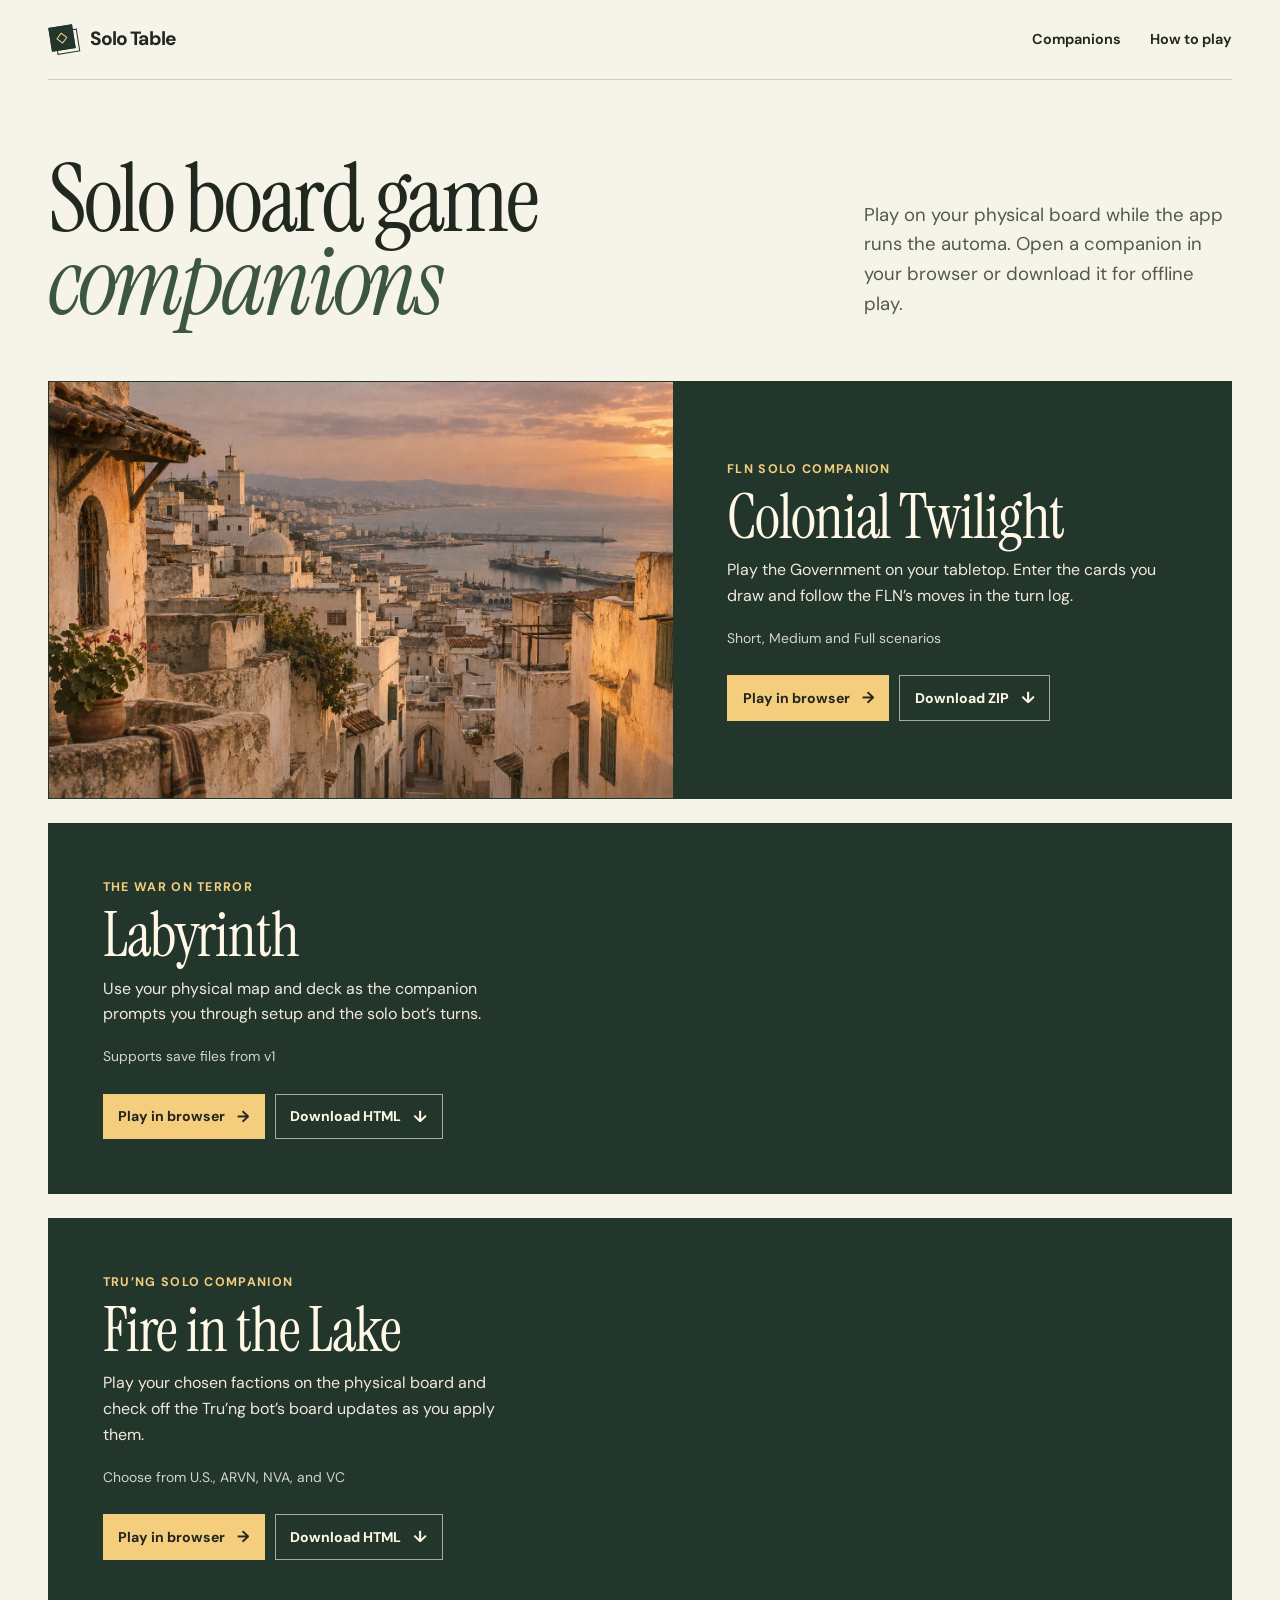
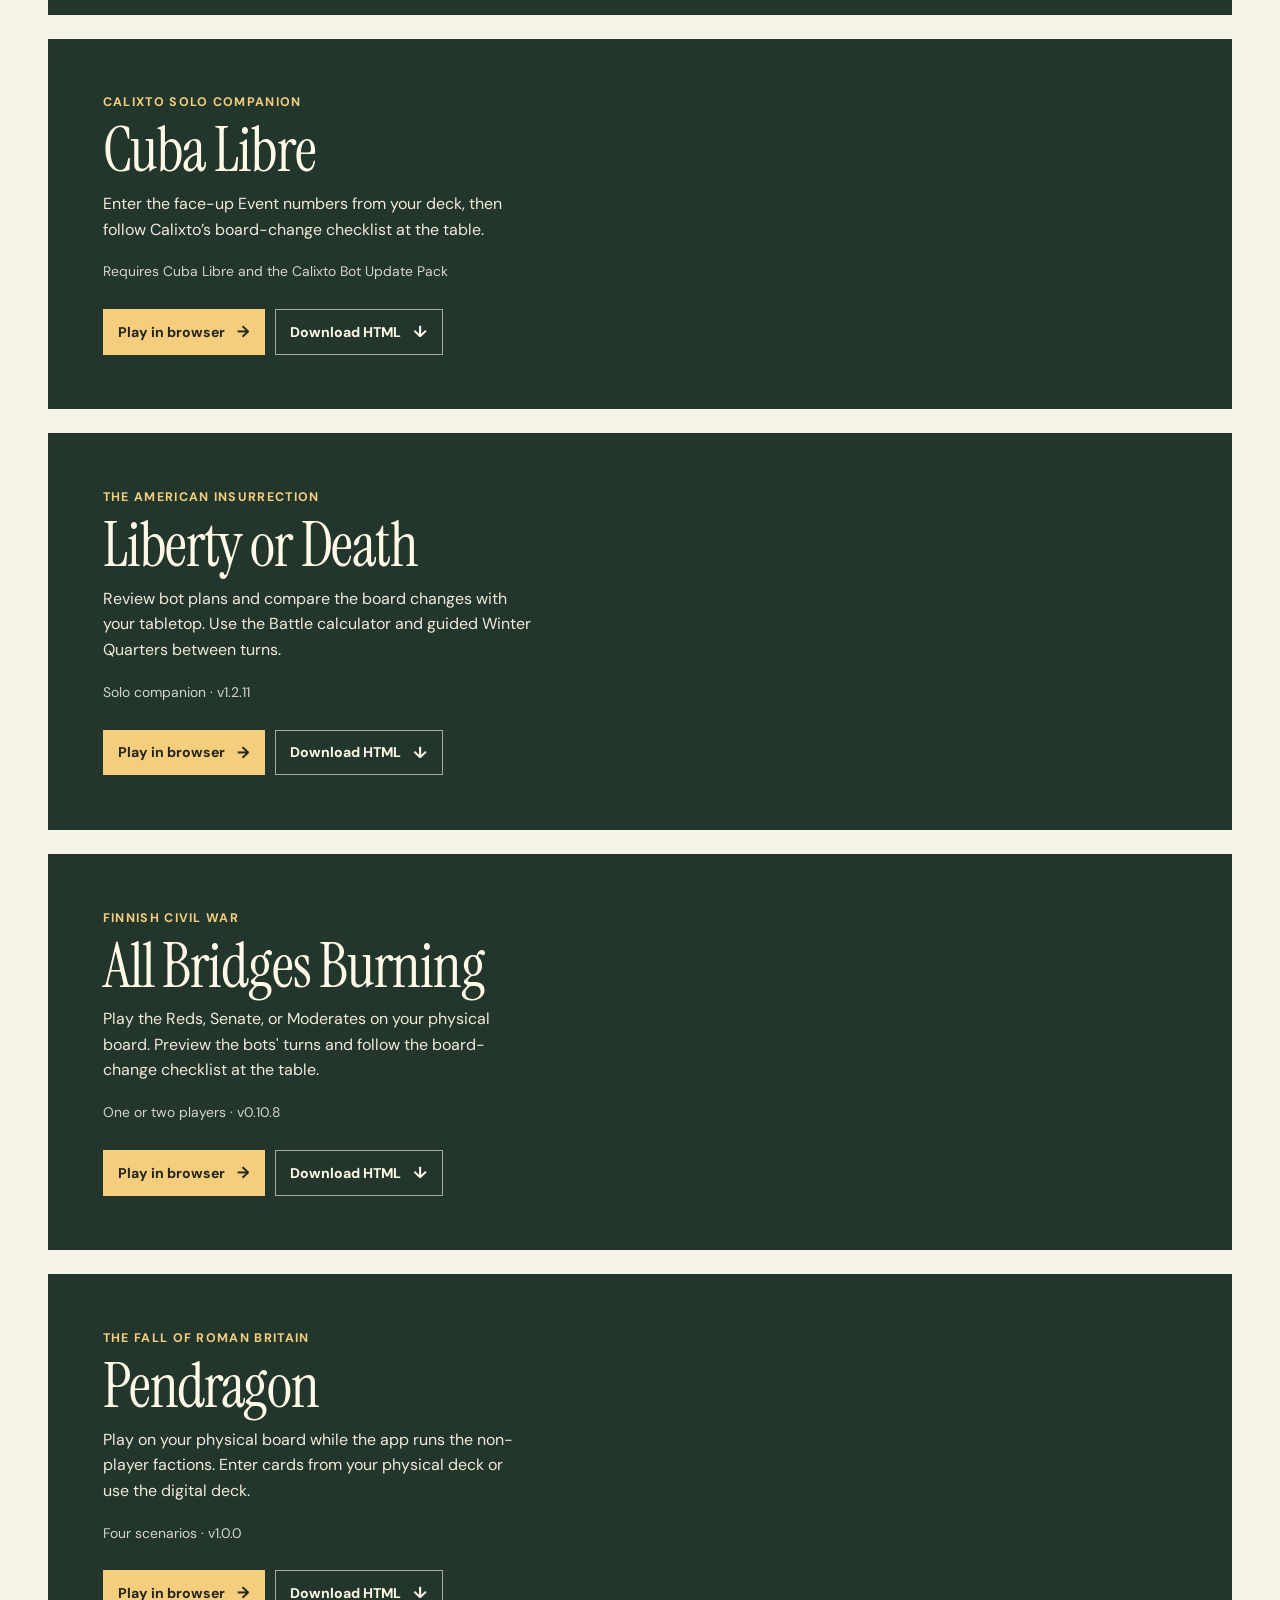
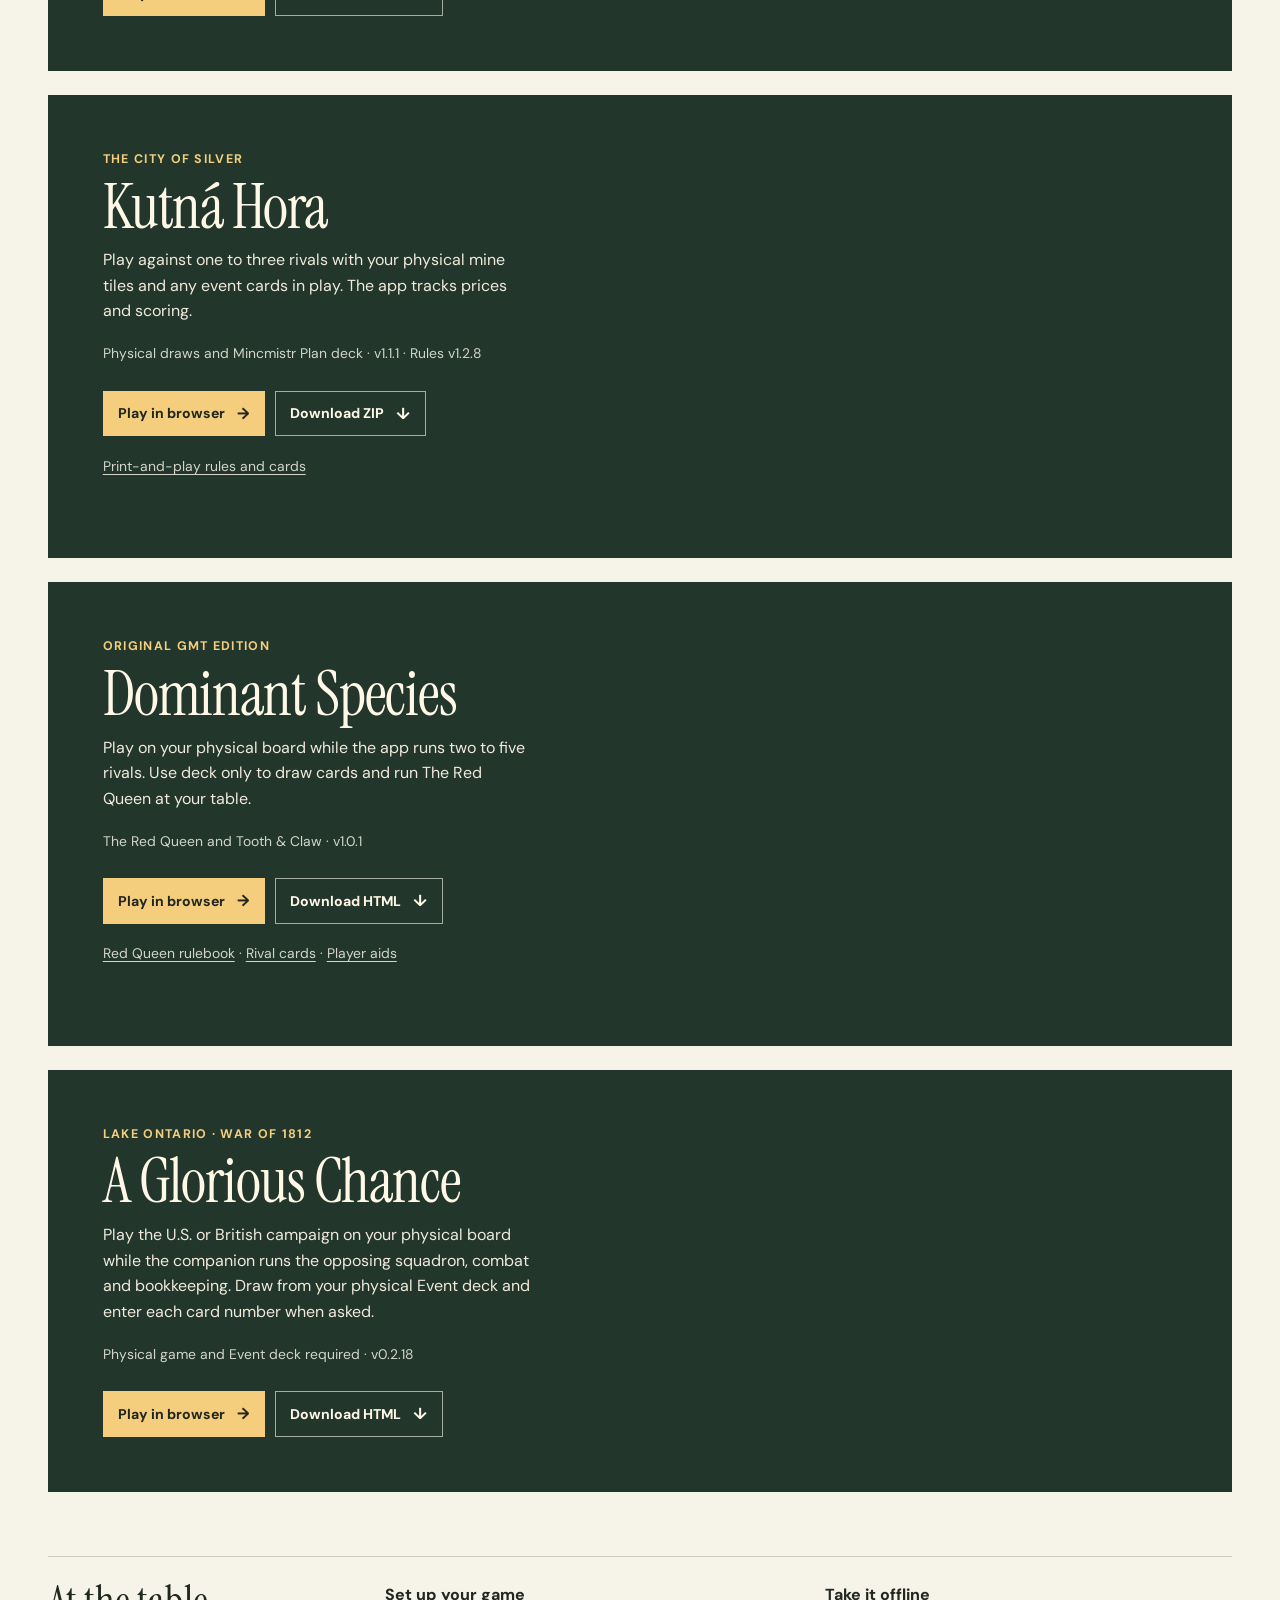
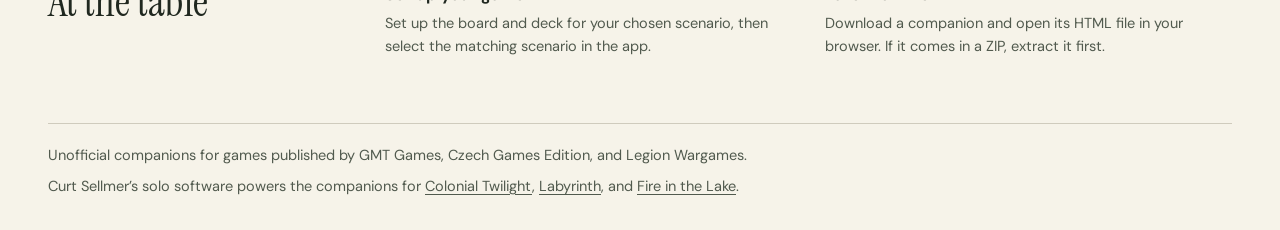
<file: index.html>
<!doctype html>
<html lang="en">
<head>
  <meta charset="utf-8">
  <meta name="viewport" content="width=device-width, initial-scale=1">
  <meta name="description" content="Play Colonial Twilight, Labyrinth, Fire in the Lake, Cuba Libre, Liberty or Death, All Bridges Burning, Pendragon, Kutná Hora, Dominant Species, and A Glorious Chance with browser-based solo companions for your physical board games.">
  <meta name="theme-color" content="#f6f3e9">
  <title>Solo Table · Board Game Companions</title>
  <link rel="stylesheet" href="assets/site.css">
</head>
<body>
  <a class="skip-link" href="#companions">Skip to companions</a>
  <header class="site-header wrap">
    <a class="wordmark" href="index.html" aria-label="Solo Table home">
      <span class="counter-mark" aria-hidden="true"></span>
      <span>Solo Table</span>
    </a>
    <nav aria-label="Main">
      <a href="#companions">Companions</a>
      <a href="#at-the-table">How to play</a>
    </nav>
  </header>

  <main class="wrap">
    <section class="intro" aria-labelledby="intro-title">
      <h1 id="intro-title">Solo board game <em>companions</em></h1>
      <p>Play on your physical board while the app runs the automa. Open a companion in your browser or download it for offline play.</p>
    </section>

    <section id="companions" class="catalog" aria-label="Companions">
      <article class="companion companion-feature" aria-labelledby="colonial-twilight-title">
        <div class="companion-image">
          <img src="assets/colonial-twilight.webp" width="1440" height="960" alt="Illustration of the Casbah of Algiers overlooking the harbor">
        </div>
        <div class="companion-content">
          <p class="companion-type">FLN solo companion</p>
          <h2 id="colonial-twilight-title">Colonial Twilight</h2>
          <p>Play the Government on your tabletop. Enter the cards you draw and follow the FLN’s moves in the turn log.</p>
          <p class="scenarios">Short, Medium and Full scenarios</p>
          <div class="actions">
            <a class="button button-primary" href="games/colonial-twilight/index.html">Play in browser <span aria-hidden="true">→</span></a>
            <a class="button button-secondary" href="games/colonial-twilight/Colonial_Twilight_FLN.zip">Download ZIP <span aria-hidden="true">↓</span></a>
          </div>
        </div>
      </article>
      <article class="companion" aria-labelledby="labyrinth-title">
        <div class="companion-content">
          <p class="companion-type">The War on Terror</p>
          <h2 id="labyrinth-title">Labyrinth</h2>
          <p>Use your physical map and deck as the companion prompts you through setup and the solo bot’s turns.</p>
          <p class="scenarios">Supports save files from v1</p>
          <div class="actions">
            <a class="button button-primary" href="games/labyrinth/" aria-label="Play in browser for Labyrinth">Play in browser <span aria-hidden="true">→</span></a>
            <a class="button button-secondary" href="downloads/labyrinth" download="Labyrinth_Solo_Companion_v1_1.html" aria-label="Download HTML for Labyrinth">Download HTML <span aria-hidden="true">↓</span></a>
          </div>
        </div>
      </article>
      <article class="companion" aria-labelledby="fire-in-the-lake-title">
        <div class="companion-content">
          <p class="companion-type">Tru’ng solo companion</p>
          <h2 id="fire-in-the-lake-title">Fire in the Lake</h2>
          <p>Play your chosen factions on the physical board and check off the Tru’ng bot’s board updates as you apply them.</p>
          <p class="scenarios">Choose from U.S., ARVN, NVA, and VC</p>
          <div class="actions">
            <a class="button button-primary" href="games/fire-in-the-lake/" aria-label="Play in browser for Fire in the Lake">Play in browser <span aria-hidden="true">→</span></a>
            <a class="button button-secondary" href="downloads/fire-in-the-lake" download="Fire_in_the_Lake_Trung_Solo.html" aria-label="Download HTML for Fire in the Lake">Download HTML <span aria-hidden="true">↓</span></a>
          </div>
        </div>
      </article>
      <article class="companion" aria-labelledby="cuba-libre-title">
        <div class="companion-content">
          <p class="companion-type">Calixto solo companion</p>
          <h2 id="cuba-libre-title">Cuba Libre</h2>
          <p>Enter the face-up Event numbers from your deck, then follow Calixto’s board-change checklist at the table.</p>
          <p class="scenarios">Requires Cuba Libre and the Calixto Bot Update Pack</p>
          <div class="actions">
            <a class="button button-primary" href="games/cuba-libre/" aria-label="Play in browser for Cuba Libre">Play in browser <span aria-hidden="true">→</span></a>
            <a class="button button-secondary" href="downloads/cuba-libre" download="Cuba_Libre_Calixto_Solo.html" aria-label="Download HTML for Cuba Libre">Download HTML <span aria-hidden="true">↓</span></a>
          </div>
        </div>
      </article>
      <article class="companion" aria-labelledby="liberty-or-death-title">
        <div class="companion-content">
          <p class="companion-type">The American Insurrection</p>
          <h2 id="liberty-or-death-title">Liberty or Death</h2>
          <p>Review bot plans and compare the board changes with your tabletop. Use the Battle calculator and guided Winter Quarters between turns.</p>
          <p class="scenarios">Solo companion · v1.2.11</p>
          <div class="actions">
            <a class="button button-primary" href="games/liberty-or-death/" aria-label="Play in browser for Liberty or Death">Play in browser <span aria-hidden="true">→</span></a>
            <a class="button button-secondary" href="downloads/liberty-or-death" download="Liberty_or_Death_Solo.html" aria-label="Download HTML for Liberty or Death">Download HTML <span aria-hidden="true">↓</span></a>
          </div>
        </div>
      </article>
      <article class="companion" aria-labelledby="all-bridges-burning-title">
        <div class="companion-content">
          <p class="companion-type">Finnish Civil War</p>
          <h2 id="all-bridges-burning-title">All Bridges Burning</h2>
          <p>Play the Reds, Senate, or Moderates on your physical board. Preview the bots' turns and follow the board-change checklist at the table.</p>
          <p class="scenarios">One or two players · v0.10.8</p>
          <div class="actions">
            <a class="button button-primary" href="games/all-bridges-burning/" aria-label="Play in browser for All Bridges Burning">Play in browser <span aria-hidden="true">→</span></a>
            <a class="button button-secondary" href="downloads/all-bridges-burning" download="All_Bridges_Burning_Solo_v0.10.8.html" aria-label="Download HTML for All Bridges Burning">Download HTML <span aria-hidden="true">↓</span></a>
          </div>
        </div>
      </article>
      <article class="companion" aria-labelledby="pendragon-title">
        <div class="companion-content">
          <p class="companion-type">The Fall of Roman Britain</p>
          <h2 id="pendragon-title">Pendragon</h2>
          <p>Play on your physical board while the app runs the non-player factions. Enter cards from your physical deck or use the digital deck.</p>
          <p class="scenarios">Four scenarios · v1.0.0</p>
          <div class="actions">
            <a class="button button-primary" href="games/pendragon/" aria-label="Play in browser for Pendragon">Play in browser <span aria-hidden="true">→</span></a>
            <a class="button button-secondary" href="downloads/pendragon" download="Pendragon_Solo_v1.0.0.html" aria-label="Download HTML for Pendragon">Download HTML <span aria-hidden="true">↓</span></a>
          </div>
        </div>
      </article>
      <article class="companion" aria-labelledby="kutna-hora-title">
        <div class="companion-content">
          <p class="companion-type">The City of Silver</p>
          <h2 id="kutna-hora-title">Kutná Hora</h2>
          <p>Play against one to three rivals with your physical mine tiles and any event cards in play. The app tracks prices and scoring.</p>
          <p class="scenarios">Physical draws and Mincmistr Plan deck · v1.1.1 · Rules v1.2.8</p>
          <div class="actions">
            <a class="button button-primary" href="games/kutna-hora/" aria-label="Play in browser for Kutná Hora">Play in browser <span aria-hidden="true">→</span></a>
            <a class="button button-secondary" href="games/kutna-hora/Kutna_Hora_Solo_v1.1.1.zip" download aria-label="Download ZIP for Kutná Hora">Download ZIP <span aria-hidden="true">↓</span></a>
          </div>
          <p class="scenarios"><a href="games/kutna-hora/Mincmistr_Print_and_Play.pdf">Print-and-play rules and cards</a></p>
        </div>
      </article>
      <article class="companion" aria-labelledby="dominant-species-title">
        <div class="companion-content">
          <p class="companion-type">Original GMT edition</p>
          <h2 id="dominant-species-title">Dominant Species</h2>
          <p>Play on your physical board while the app runs two to five rivals. Use deck only to draw cards and run The Red Queen at your table.</p>
          <p class="scenarios">The Red Queen and Tooth &amp; Claw · v1.0.1</p>
          <div class="actions">
            <a class="button button-primary" href="games/dominant-species/" aria-label="Play in browser for Dominant Species">Play in browser <span aria-hidden="true">→</span></a>
            <a class="button button-secondary" href="downloads/dominant-species" download="Dominant_Species_Solo.html" aria-label="Download HTML for Dominant Species">Download HTML <span aria-hidden="true">↓</span></a>
          </div>
          <p class="scenarios">
            <a href="games/dominant-species/The_Red_Queen_Rulebook.pdf">Red Queen rulebook</a> ·
            <a href="games/dominant-species/The_Red_Queen_Cards.pdf">Rival cards</a> ·
            <a href="games/dominant-species/The_Red_Queen_Player_Aids.pdf">Player aids</a>
          </p>
        </div>
      </article>
      <article class="companion" aria-labelledby="a-glorious-chance-title">
        <div class="companion-content">
          <p class="companion-type">Lake Ontario · War of 1812</p>
          <h2 id="a-glorious-chance-title">A Glorious Chance</h2>
          <p>Play the U.S. or British campaign on your physical board while the companion runs the opposing squadron, combat and bookkeeping. Draw from your physical Event deck and enter each card number when asked.</p>
          <p class="scenarios">Physical game and Event deck required · v0.2.18</p>
          <div class="actions">
            <a class="button button-primary" href="games/a-glorious-chance/" aria-label="Play in browser for A Glorious Chance">Play in browser <span aria-hidden="true">→</span></a>
            <a class="button button-secondary" href="downloads/a-glorious-chance" download="A_Glorious_Chance_Solo_v0.2.18.html" aria-label="Download HTML for A Glorious Chance">Download HTML <span aria-hidden="true">↓</span></a>
          </div>
        </div>
      </article>
    </section>

    <section id="at-the-table" class="at-the-table" aria-labelledby="table-title">
      <h2 id="table-title">At the table</h2>
      <div>
        <h3>Set up your game</h3>
        <p>Set up the board and deck for your chosen scenario, then select the matching scenario in the app.</p>
      </div>
      <div>
        <h3>Take it offline</h3>
        <p>Download a companion and open its HTML file in your browser. If it comes in a ZIP, extract it first.</p>
      </div>
    </section>
  </main>

  <footer class="site-footer wrap">
    <p>Unofficial companions for games published by GMT Games, Czech Games Edition, and Legion Wargames.</p>
    <p>
      Curt Sellmer’s solo software powers the companions for
      <a href="https://github.com/sellmerfud/coltwi/tree/v2.16">Colonial Twilight</a>,
      <a href="https://github.com/sellmerfud/awakening/tree/v6.8">Labyrinth</a>, and
      <a href="https://github.com/sellmerfud/fitl">Fire in the Lake</a>.
    </p>
  </footer>
</body>
</html>
</file>
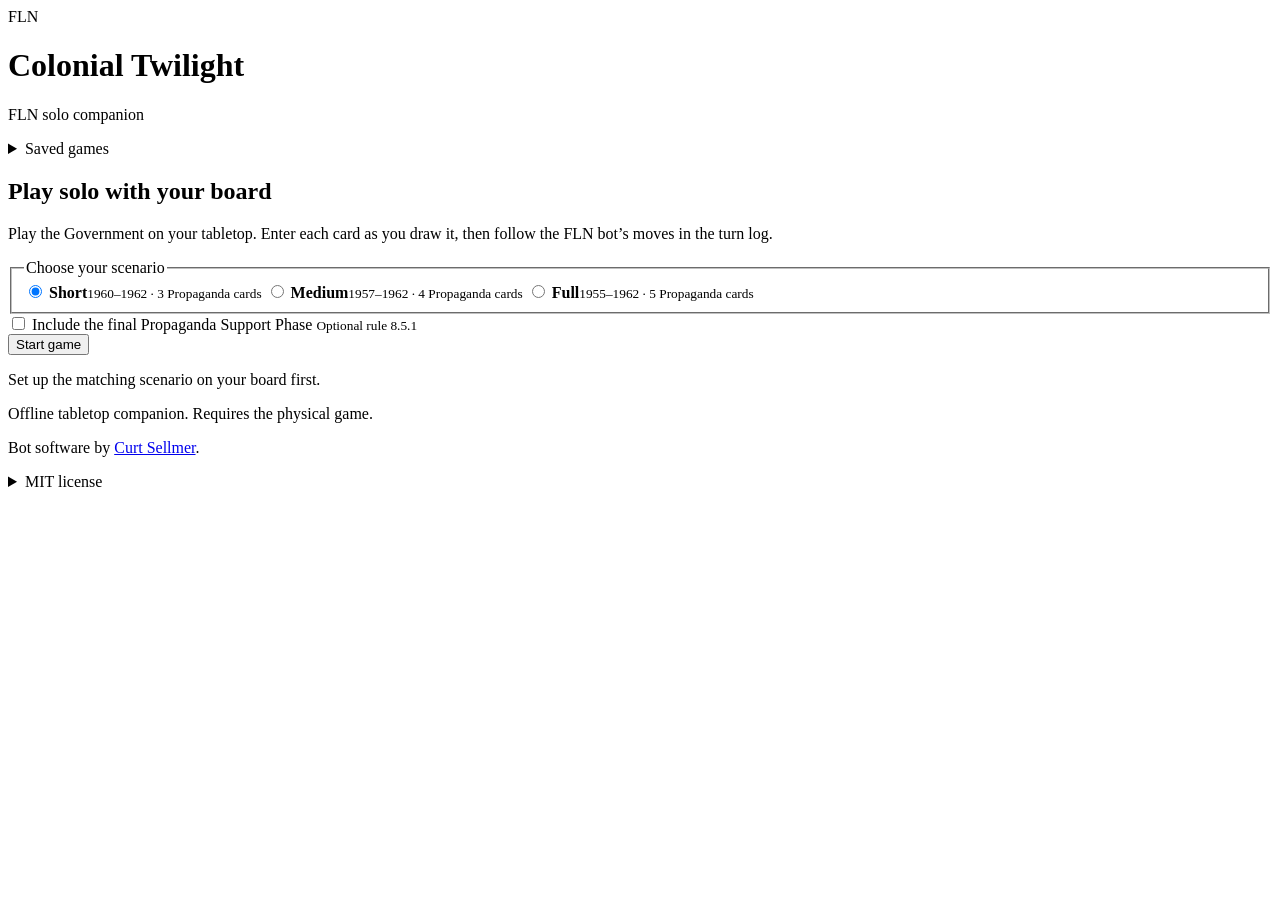
<file: source/colonial-twilight/src/main/web/index.html>
<!doctype html>
<html lang="en">
<head>
  <meta charset="utf-8">
  <meta name="viewport" content="width=device-width, initial-scale=1">
  <meta name="theme-color" content="#27352d">
  <meta name="description" content="Run the Colonial Twilight FLN bot in your browser alongside the physical board and deck.">
  <title>Colonial Twilight · FLN solo companion</title>
  <style>
<!-- COMPANION_STYLE -->
  </style>
</head>
<body>
  <header class="masthead">
    <div class="frame masthead-inner">
      <div class="identity">
        <div class="emblem" aria-hidden="true">FLN</div>
        <div>
          <h1>Colonial Twilight</h1>
          <p>FLN solo companion</p>
        </div>
      </div>
      <button id="new-game" class="button header-button" type="button" hidden>New game</button>
    </div>
  </header>
  <main class="frame main">
    <div id="error" class="notice error" role="alert" hidden>
      <p id="error-message"></p>
      <button id="retry" class="button secondary" type="button" hidden>Reload companion</button>
    </div>
    <details id="save-tools" class="save-tools">
      <summary>Saved games</summary>
      <div class="save-actions">
        <button id="import-save" class="button secondary" type="button">Import save</button>
        <button id="export-save" class="button secondary" type="button" hidden>Export save</button>
        <button id="download-recovery" class="button secondary" type="button" hidden>Download recovery copy</button>
      </div>
      <input id="save-file" type="file" accept=".json,application/json" hidden>
      <p id="save-message" class="field-help" role="status" hidden></p>
    </details>
    <section id="setup" class="setup panel" aria-labelledby="setup-title">
      <div class="setup-intro">
        <h2 id="setup-title">Play solo with your board</h2>
        <p>Play the Government on your tabletop. Enter each card as you draw it, then follow the FLN bot’s moves in the turn log.</p>
      </div>
      <form id="setup-form">
        <fieldset>
          <legend>Choose your scenario</legend>
          <div class="scenarios">
            <label class="scenario">
              <input type="radio" name="scenario" value="Short" checked>
              <span><strong>Short</strong><small>1960–1962 · 3 Propaganda cards</small></span>
            </label>
            <label class="scenario">
              <input type="radio" name="scenario" value="Medium">
              <span><strong>Medium</strong><small>1957–1962 · 4 Propaganda cards</small></span>
            </label>
            <label class="scenario">
              <input type="radio" name="scenario" value="Full">
              <span><strong>Full</strong><small>1955–1962 · 5 Propaganda cards</small></span>
            </label>
          </div>
        </fieldset>
        <label class="optional">
          <input type="checkbox" id="final-support" name="final-support">
          <span>Include the final Propaganda Support Phase <small>Optional rule 8.5.1</small></span>
        </label>
        <div class="setup-actions">
          <button id="start-game" class="button primary" type="submit">Start game</button>
          <p>Set up the matching scenario on your board first.</p>
        </div>
      </form>
    </section>
    <p id="loading" class="notice" role="status" hidden>Opening the FLN companion…</p>
    <section id="play" aria-label="Current game" hidden>
      <div class="gamebar">
        <div>
          <p id="scenario-name" class="eyebrow"></p>
          <h2 id="turn-title"></h2>
          <p id="current-event" class="muted"></p>
        </div>
        <p id="save-status" class="save-status" role="status"></p>
      </div>
      <div class="scoreboard">
        <div class="score gov">
          <span class="side">Government</span>
          <div><strong id="gov-resources"></strong><span>resources</span></div>
          <div><strong id="gov-points"></strong><span>support + commitment</span></div>
        </div>
        <div class="score fln">
          <span class="side">FLN</span>
          <div><strong id="fln-resources"></strong><span>resources</span></div>
          <div><strong id="fln-points"></strong><span>opposition + bases</span></div>
        </div>
        <div class="score campaign">
          <span class="side">Propaganda</span>
          <div><strong id="propaganda"></strong><span>cards resolved</span></div>
        </div>
      </div>
      <div class="play-grid">
        <section class="panel action-panel" aria-labelledby="prompt-title">
          <div id="action" aria-busy="false">
            <h2 id="prompt-title" tabindex="-1"></h2>
            <p id="prompt-detail" class="muted" hidden></p>
            <div id="controls"></div>
          </div>
          <details id="table-tools" hidden>
            <summary>Table controls</summary>
            <div id="table-buttons"></div>
          </details>
        </section>
        <section class="panel reference-panel" aria-label="Table reference">
          <div class="tabs" role="tablist" aria-label="Table reference">
            <button id="log-tab" class="tab" role="tab" aria-controls="log-pane" aria-selected="true" type="button">Turn log</button>
            <button id="board-tab" class="tab" role="tab" aria-controls="board-pane" aria-selected="false" tabindex="-1" type="button">Board state</button>
          </div>
          <div id="log-pane" class="reference-content" role="tabpanel" aria-labelledby="log-tab">
            <p id="log-hint" class="muted">Moves and marker changes will appear here.</p>
            <div id="log" tabindex="0" aria-label="Recent activity"></div>
          </div>
          <div id="board-pane" class="reference-content" role="tabpanel" aria-labelledby="board-tab" hidden>
            <dl class="tracks">
              <div><dt>Commitment</dt><dd id="track-commitment"></dd></div>
              <div><dt>France track</dt><dd id="track-france"></dd></div>
              <div><dt>Border zone</dt><dd id="track-border"></dd></div>
            </dl>
            <p id="eligibility" class="muted"></p>
            <label for="space-select" class="field-label">Inspect a space</label>
            <select id="space-select"></select>
            <div id="space-state"></div>
          </div>
        </section>
      </div>
    </section>
    <noscript><p class="notice">Enable JavaScript to run the companion.</p></noscript>
  </main>
  <footer class="frame footer">
    <p>Offline tabletop companion. Requires the physical game.</p>
    <p>Bot software by <a href="https://github.com/sellmerfud/coltwi/tree/v2.16">Curt Sellmer</a>.</p>
    <details class="license"><summary>MIT license</summary><pre>MIT License

Copyright (c) 2017 Curt Sellmer

Permission is hereby granted, free of charge, to any person obtaining a copy
of this software and associated documentation files (the &quot;Software&quot;), to deal
in the Software without restriction, including without limitation the rights
to use, copy, modify, merge, publish, distribute, sublicense, and/or sell
copies of the Software, and to permit persons to whom the Software is
furnished to do so, subject to the following conditions:

The above copyright notice and this permission notice shall be included in all
copies or substantial portions of the Software.

THE SOFTWARE IS PROVIDED &quot;AS IS&quot;, WITHOUT WARRANTY OF ANY KIND, EXPRESS OR
IMPLIED, INCLUDING BUT NOT LIMITED TO THE WARRANTIES OF MERCHANTABILITY,
FITNESS FOR A PARTICULAR PURPOSE AND NONINFRINGEMENT. IN NO EVENT SHALL THE
AUTHORS OR COPYRIGHT HOLDERS BE LIABLE FOR ANY CLAIM, DAMAGES OR OTHER
LIABILITY, WHETHER IN AN ACTION OF CONTRACT, TORT OR OTHERWISE, ARISING FROM,
OUT OF OR IN CONNECTION WITH THE SOFTWARE OR THE USE OR OTHER DEALINGS IN THE
SOFTWARE.</pre></details>
  </footer>
<script>
<!-- COMPANION_SCRIPT -->
</script>
</body>
</html>
</file>
<file: assets/site.css>
@font-face {
  font-family: 'Instrument Serif';
  src: url('instrument-serif-regular.ttf') format('truetype');
  font-style: normal;
  font-weight: 400;
  font-display: swap;
}

@font-face {
  font-family: 'Instrument Serif';
  src: url('instrument-serif-italic.ttf') format('truetype');
  font-style: italic;
  font-weight: 400;
  font-display: swap;
}

@font-face {
  font-family: 'DM Sans';
  src: url('dm-sans.ttf') format('truetype');
  font-weight: 100 1000;
  font-display: swap;
}

:root {
  color-scheme: light;
  --paper: #f6f3e9;
  --ink: #202820;
  --muted: #515a4e;
  --rule: #cfcbbd;
  --forest: #22362c;
  --warm-white: #fff8e7;
  --gold: #f4ce7d;
  --display: 'Instrument Serif', Georgia, serif;
  --body: 'DM Sans', system-ui, sans-serif;
}

*, *::before, *::after {
  box-sizing: border-box;
}

body {
  margin: 0;
  background: var(--paper);
  color: var(--ink);
  font: 1rem/1.6 var(--body);
}

a {
  color: inherit;
  text-underline-offset: .19em;
}

a:focus-visible {
  outline: 2px solid currentColor;
  outline-offset: 4px;
}

h1, h2, h3, p {
  margin: 0;
}

.wrap {
  width: min(100% - 3.5rem, 74rem);
  margin-inline: auto;
}

.skip-link {
  position: absolute;
  inset: 1rem auto auto 1rem;
  z-index: 1;
  padding: .6rem 1rem;
  background: var(--forest);
  color: var(--warm-white);
  transform: translateY(-200%);
}

.skip-link:focus {
  transform: translateY(0);
}

.site-header {
  display: flex;
  align-items: center;
  justify-content: space-between;
  gap: 1rem;
  min-height: 5rem;
  border-bottom: 1px solid var(--rule);
}

.wordmark {
  display: inline-flex;
  align-items: center;
  gap: .85rem;
  padding-block: .55rem;
  font-size: 1.2rem;
  font-weight: 750;
  letter-spacing: -.045em;
  text-decoration: none;
}

.counter-mark {
  position: relative;
  display: inline-grid;
  place-items: center;
  width: 1.5rem;
  height: 1.5rem;
  margin: 0 .15rem .2rem .1rem;
  border: 1px solid var(--forest);
  background: var(--forest);
  transform: rotate(-9deg);
}

.counter-mark::before {
  position: absolute;
  inset: .22rem -.3rem -.3rem .22rem;
  border: 1px solid var(--forest);
  content: '';
}

.counter-mark::after {
  width: .48rem;
  height: .48rem;
  border: 1px solid var(--gold);
  transform: rotate(45deg);
  content: '';
}

nav {
  display: flex;
  flex-wrap: wrap;
  gap: .35rem 1.8rem;
}

nav a {
  padding-block: .5rem;
  font-size: .9rem;
  font-weight: 650;
  text-decoration: none;
}

nav a:hover, .wordmark:hover {
  text-decoration: underline;
}

.intro {
  display: grid;
  grid-template-columns: minmax(0, 1fr) minmax(15rem, 23rem);
  align-items: end;
  gap: 2rem;
  padding-block: clamp(2.8rem, 6vw, 5rem) clamp(2rem, 5vw, 3.6rem);
}

.intro h1 {
  font: 400 clamp(3.65rem, 7.4vw, 6.7rem)/.88 var(--display);
  letter-spacing: -.035em;
}

.intro em {
  display: block;
  color: #3d5543;
}

.intro p {
  max-width: 30ch;
  margin-block-end: .25rem;
  color: var(--muted);
  font-size: clamp(1rem, 1.45vw, 1.22rem);
}

.catalog {
  display: grid;
  gap: 1.5rem;
  scroll-margin-top: 1.25rem;
}

.companion {
  display: grid;
  grid-template-columns: minmax(0, 1.12fr) minmax(0, 1fr);
  background: var(--forest);
  color: var(--warm-white);
  border: 1px solid var(--forest);
}

.companion-image {
  min-height: 21rem;
  background: #82755e;
}

.companion-image img {
  display: block;
  width: 100%;
  height: 100%;
  object-fit: cover;
  object-position: 51% center;
}

.companion-content {
  align-self: center;
  padding: clamp(1.75rem, 4.2vw, 3.6rem);
}

.companion-type {
  color: var(--gold);
  font-size: .78rem;
  font-weight: 700;
  letter-spacing: .105em;
  text-transform: uppercase;
}

.companion h2 {
  margin-block: .5rem .7rem;
  font: 400 clamp(2.6rem, 4.8vw, 4.35rem)/.95 var(--display);
  letter-spacing: -.018em;
}

.companion h2 + p {
  max-width: 39ch;
  color: #f1eadb;
}

.scenarios {
  margin-block: 1.15rem 1.65rem;
  color: #d3d5c7;
  font-size: .87rem;
}

.actions {
  display: flex;
  flex-wrap: wrap;
  gap: .65rem;
}

.button {
  display: inline-flex;
  align-items: center;
  justify-content: space-between;
  gap: .75rem;
  min-height: 2.85rem;
  padding: .55rem .9rem;
  border: 1px solid transparent;
  font-size: .88rem;
  font-weight: 730;
  text-decoration: none;
}

.button span {
  font-size: 1rem;
}

.button-primary {
  background: var(--gold);
  color: #23261e;
}

.button-primary:hover {
  background: #ffe2a6;
}

.button-primary:focus-visible {
  outline-color: var(--gold);
}

.button-secondary {
  color: var(--warm-white);
  border-color: #a4ada0;
}

.button-secondary:hover {
  background: #374a3e;
}

.at-the-table {
  display: grid;
  grid-template-columns: minmax(0, .75fr) repeat(2, minmax(0, 1fr));
  gap: 1.25rem 2rem;
  margin-block: clamp(2.5rem, 5vw, 4rem);
  padding-block-start: 1.55rem;
  border-top: 1px solid var(--rule);
  scroll-margin-top: 1.25rem;
}

.at-the-table h2 {
  font: 400 2.6rem/1 var(--display);
}

.at-the-table h3 {
  margin-block-end: .3rem;
  font-size: 1rem;
  font-weight: 750;
}

.at-the-table p, .site-footer {
  color: var(--muted);
  font-size: .91rem;
}

.site-footer {
  display: flex;
  flex-wrap: wrap;
  justify-content: space-between;
  gap: .5rem 2rem;
  padding-block: 1.25rem 2rem;
  border-top: 1px solid var(--rule);
}

@media (max-width: 52rem) {
  .intro {
    grid-template-columns: minmax(0, 1fr) minmax(12rem, .65fr);
  }

  .companion-content {
    padding: 1.6rem;
  }

  .at-the-table {
    grid-template-columns: repeat(2, minmax(0, 1fr));
  }

  .at-the-table h2 {
    grid-column: 1 / -1;
  }
}

@media (max-width: 40rem) {
  .wrap {
    width: calc(100% - 2rem);
  }

  .site-header {
    min-height: 4.2rem;
  }

  nav {
    gap: .3rem .85rem;
  }

  nav a {
    font-size: .8rem;
  }

  .intro {
    grid-template-columns: 1fr;
    gap: 1rem;
    padding-block: 2.3rem 1.8rem;
  }

  .intro h1 {
    font-size: clamp(3rem, 11vw, 4.65rem);
  }

  .intro p {
    max-width: 43ch;
  }

  .companion {
    grid-template-columns: 1fr;
  }

  .companion-image {
    min-height: 0;
    aspect-ratio: 1.8;
  }

  .companion-content {
    padding: 1.35rem;
  }

  .scenarios {
    margin-block: .85rem 1.1rem;
  }
}

@media (max-width: 28rem) {
  .at-the-table {
    grid-template-columns: 1fr;
  }
}
</file>
